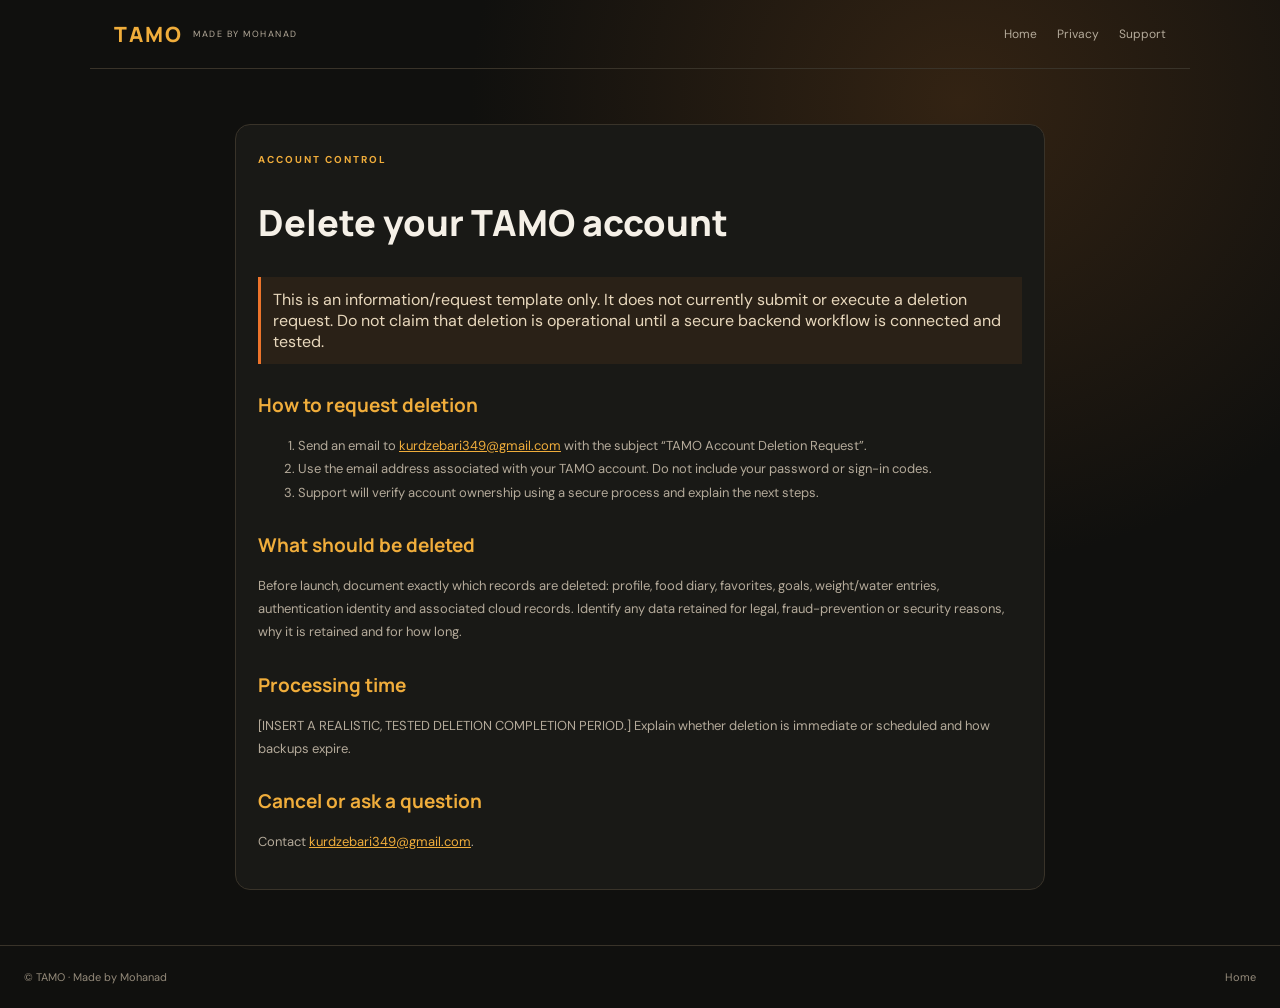
<file: delete-account.html>
<!doctype html><html lang="en"><head><meta charset="utf-8"><meta name="viewport" content="width=device-width,initial-scale=1"><title>Account Deletion — TAMO</title><link rel="stylesheet" href="styles.css"></head><body><header class="top"><a class="brand" href="index.html"><b>TAMO</b><small>MADE BY MOHANAD</small></a><nav><a href="index.html">Home</a><a href="privacy.html">Privacy</a><a href="support.html">Support</a></nav></header><main class="content-wrap"><article class="content"><span class="eyebrow">ACCOUNT CONTROL</span><h1>Delete your TAMO account</h1><div class="warning">This is an information/request template only. It does not currently submit or execute a deletion request. Do not claim that deletion is operational until a secure backend workflow is connected and tested.</div><h2>How to request deletion</h2><ol><li>Send an email to <a href="mailto:kurdzebari349@gmail.com?subject=TAMO%20Account%20Deletion%20Request">kurdzebari349@gmail.com</a> with the subject “TAMO Account Deletion Request”.</li><li>Use the email address associated with your TAMO account. Do not include your password or sign-in codes.</li><li>Support will verify account ownership using a secure process and explain the next steps.</li></ol><h2>What should be deleted</h2><p>Before launch, document exactly which records are deleted: profile, food diary, favorites, goals, weight/water entries, authentication identity and associated cloud records. Identify any data retained for legal, fraud-prevention or security reasons, why it is retained and for how long.</p><h2>Processing time</h2><p>[INSERT A REALISTIC, TESTED DELETION COMPLETION PERIOD.] Explain whether deletion is immediate or scheduled and how backups expire.</p><h2>Cancel or ask a question</h2><p>Contact <a href="mailto:kurdzebari349@gmail.com">kurdzebari349@gmail.com</a>.</p></article></main><footer><span>© TAMO · Made by Mohanad</span><a href="index.html">Home</a></footer></body></html>
</file>
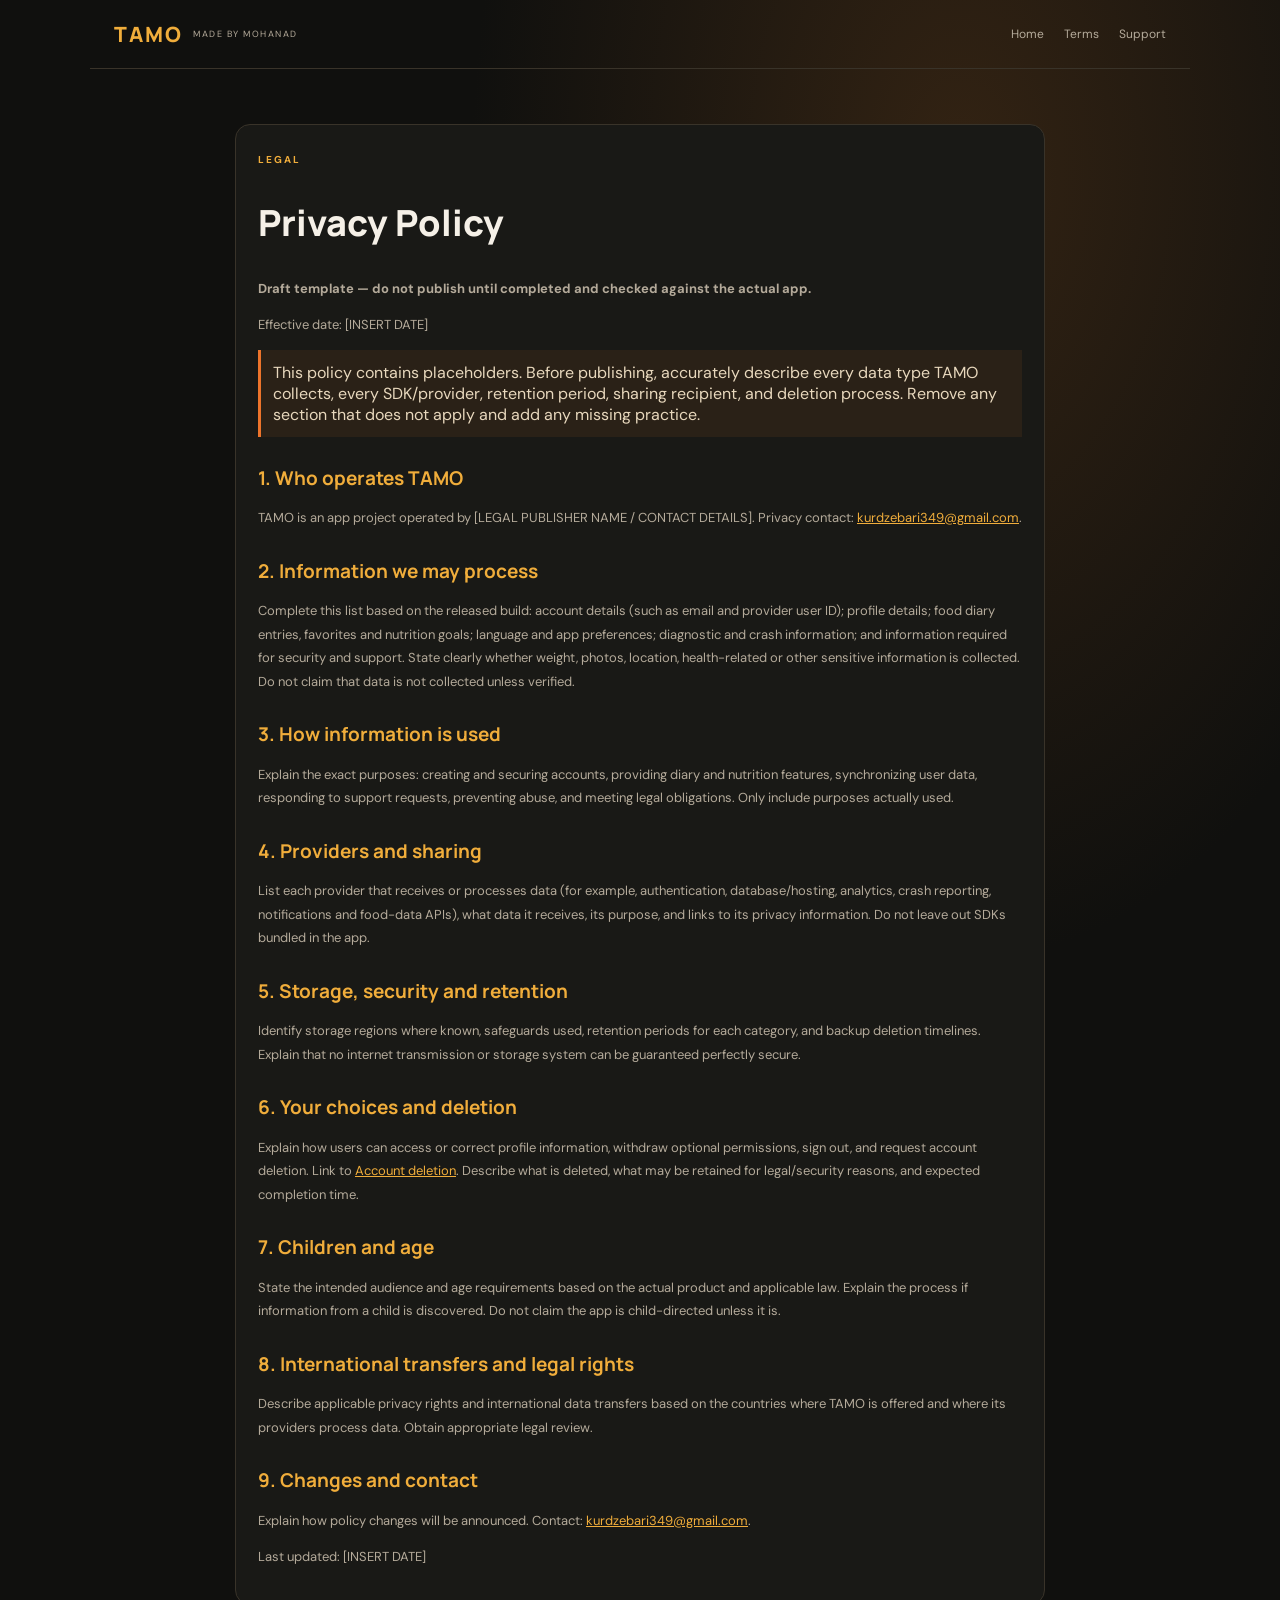
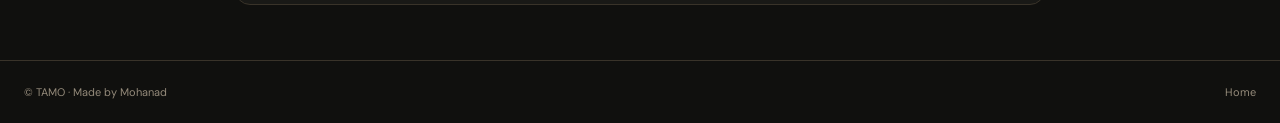
<file: privacy.html>
<!doctype html><html lang="en"><head><meta charset="utf-8"><meta name="viewport" content="width=device-width,initial-scale=1"><title>Privacy Policy — TAMO</title><link rel="stylesheet" href="styles.css"></head><body><header class="top"><a class="brand" href="index.html"><b>TAMO</b><small>MADE BY MOHANAD</small></a><nav><a href="index.html">Home</a><a href="terms.html">Terms</a><a href="support.html">Support</a></nav></header><main class="content-wrap"><article class="content"><span class="eyebrow">LEGAL</span><h1>Privacy Policy</h1><p><b>Draft template — do not publish until completed and checked against the actual app.</b></p><p>Effective date: [INSERT DATE]</p><div class="warning">This policy contains placeholders. Before publishing, accurately describe every data type TAMO collects, every SDK/provider, retention period, sharing recipient, and deletion process. Remove any section that does not apply and add any missing practice.</div>
<h2>1. Who operates TAMO</h2><p>TAMO is an app project operated by [LEGAL PUBLISHER NAME / CONTACT DETAILS]. Privacy contact: <a href="mailto:kurdzebari349@gmail.com">kurdzebari349@gmail.com</a>.</p>
<h2>2. Information we may process</h2><p>Complete this list based on the released build: account details (such as email and provider user ID); profile details; food diary entries, favorites and nutrition goals; language and app preferences; diagnostic and crash information; and information required for security and support. State clearly whether weight, photos, location, health-related or other sensitive information is collected. Do not claim that data is not collected unless verified.</p>
<h2>3. How information is used</h2><p>Explain the exact purposes: creating and securing accounts, providing diary and nutrition features, synchronizing user data, responding to support requests, preventing abuse, and meeting legal obligations. Only include purposes actually used.</p>
<h2>4. Providers and sharing</h2><p>List each provider that receives or processes data (for example, authentication, database/hosting, analytics, crash reporting, notifications and food-data APIs), what data it receives, its purpose, and links to its privacy information. Do not leave out SDKs bundled in the app.</p>
<h2>5. Storage, security and retention</h2><p>Identify storage regions where known, safeguards used, retention periods for each category, and backup deletion timelines. Explain that no internet transmission or storage system can be guaranteed perfectly secure.</p>
<h2>6. Your choices and deletion</h2><p>Explain how users can access or correct profile information, withdraw optional permissions, sign out, and request account deletion. Link to <a href="delete-account.html">Account deletion</a>. Describe what is deleted, what may be retained for legal/security reasons, and expected completion time.</p>
<h2>7. Children and age</h2><p>State the intended audience and age requirements based on the actual product and applicable law. Explain the process if information from a child is discovered. Do not claim the app is child-directed unless it is.</p>
<h2>8. International transfers and legal rights</h2><p>Describe applicable privacy rights and international data transfers based on the countries where TAMO is offered and where its providers process data. Obtain appropriate legal review.</p>
<h2>9. Changes and contact</h2><p>Explain how policy changes will be announced. Contact: <a href="mailto:kurdzebari349@gmail.com">kurdzebari349@gmail.com</a>.</p><p class="muted">Last updated: [INSERT DATE]</p></article></main><footer><span>© TAMO · Made by Mohanad</span><a href="index.html">Home</a></footer></body></html>
</file>
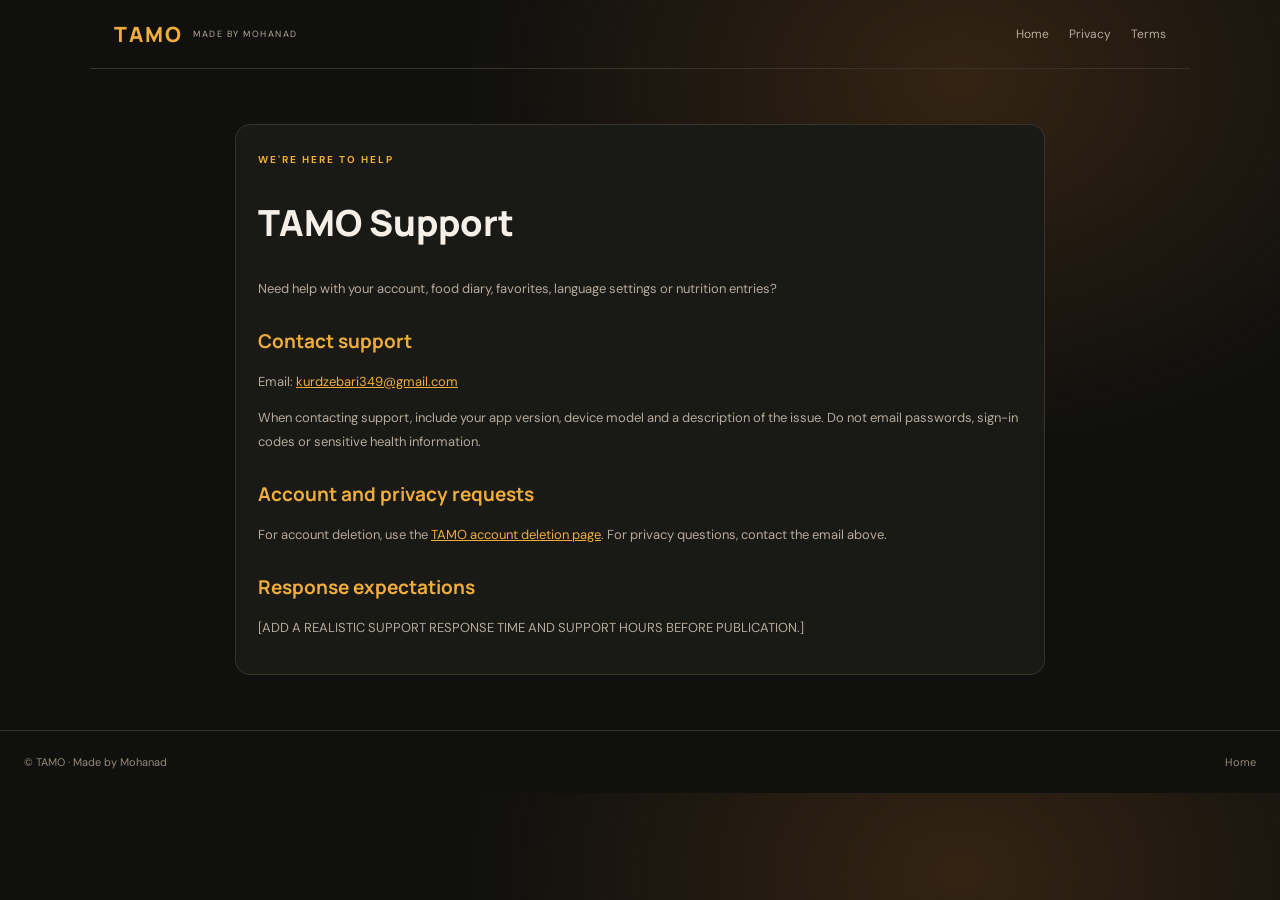
<file: support.html>
<!doctype html><html lang="en"><head><meta charset="utf-8"><meta name="viewport" content="width=device-width,initial-scale=1"><title>Support — TAMO</title><link rel="stylesheet" href="styles.css"></head><body><header class="top"><a class="brand" href="index.html"><b>TAMO</b><small>MADE BY MOHANAD</small></a><nav><a href="index.html">Home</a><a href="privacy.html">Privacy</a><a href="terms.html">Terms</a></nav></header><main class="content-wrap"><article class="content"><span class="eyebrow">WE'RE HERE TO HELP</span><h1>TAMO Support</h1><p>Need help with your account, food diary, favorites, language settings or nutrition entries?</p><h2>Contact support</h2><p>Email: <a href="mailto:kurdzebari349@gmail.com?subject=TAMO%20Support">kurdzebari349@gmail.com</a></p><p>When contacting support, include your app version, device model and a description of the issue. Do not email passwords, sign-in codes or sensitive health information.</p><h2>Account and privacy requests</h2><p>For account deletion, use the <a href="delete-account.html">TAMO account deletion page</a>. For privacy questions, contact the email above.</p><h2>Response expectations</h2><p>[ADD A REALISTIC SUPPORT RESPONSE TIME AND SUPPORT HOURS BEFORE PUBLICATION.]</p></article></main><footer><span>© TAMO · Made by Mohanad</span><a href="index.html">Home</a></footer></body></html>
</file>
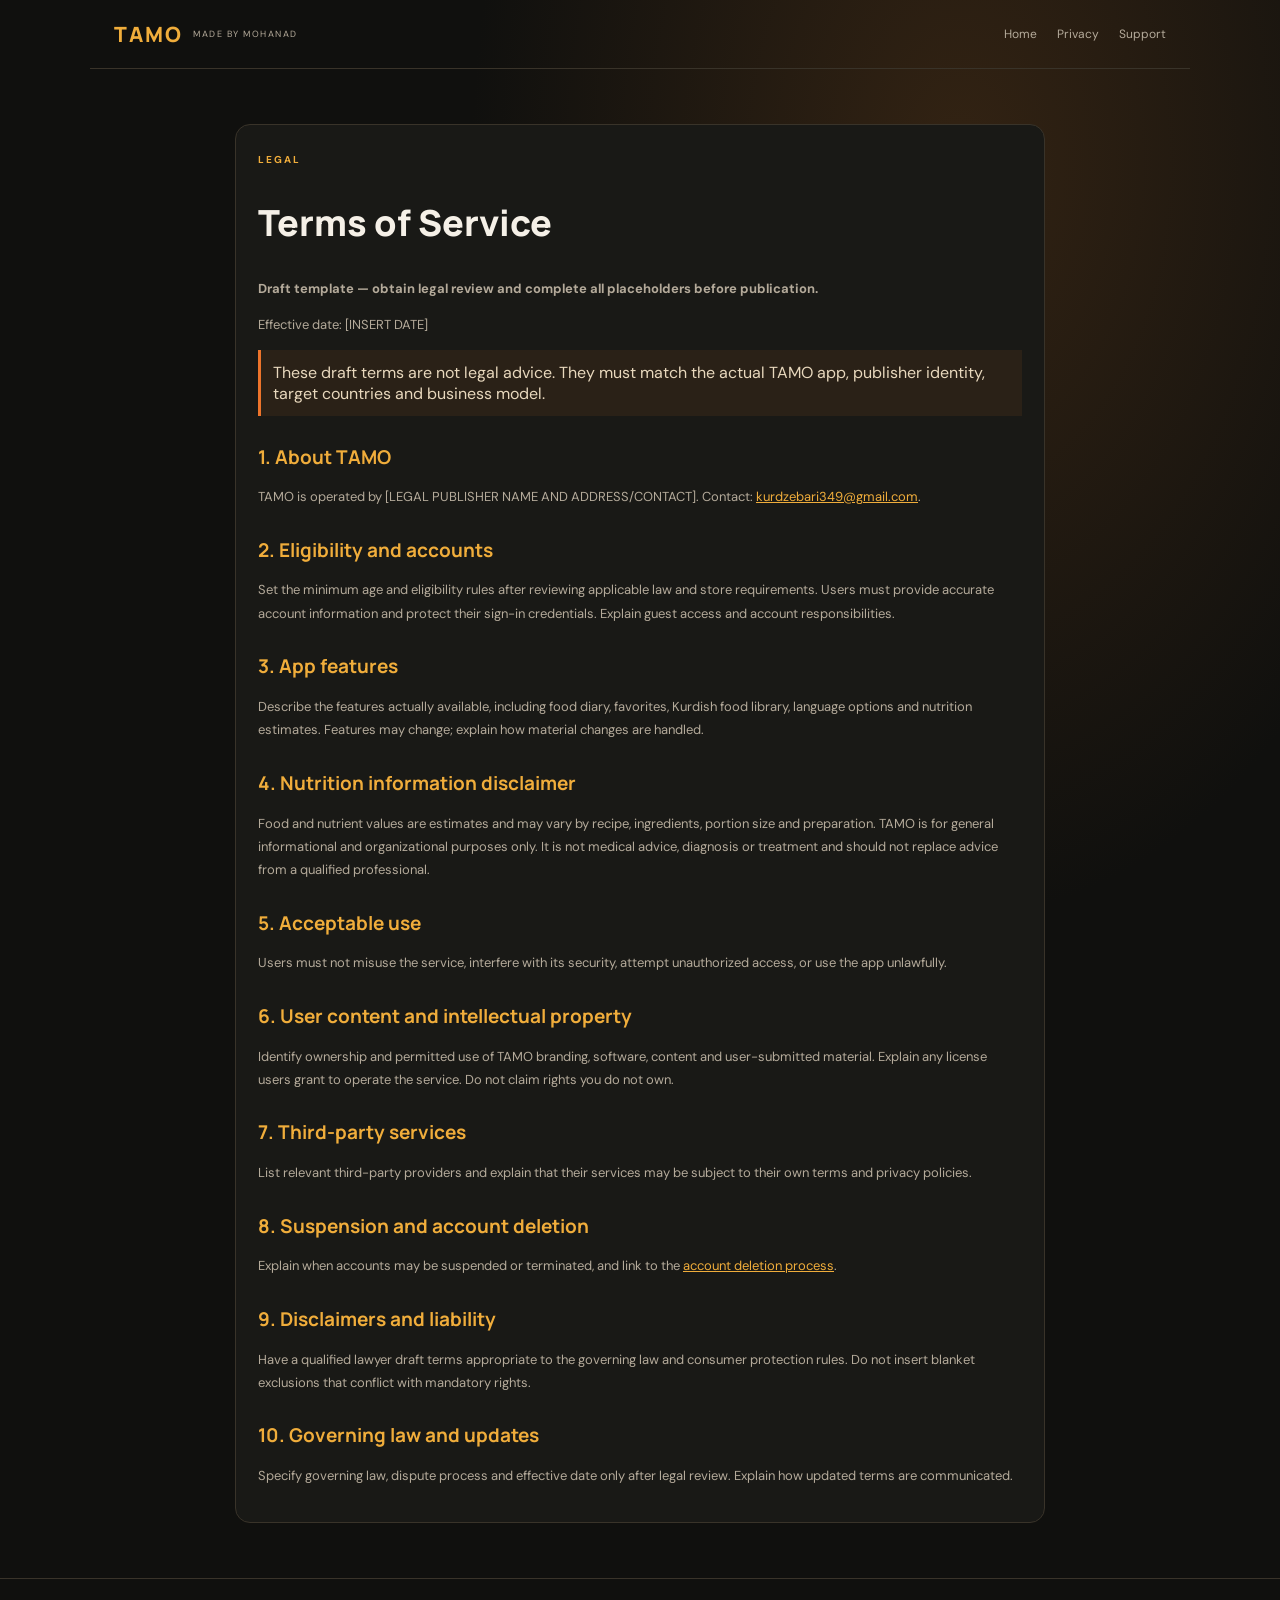
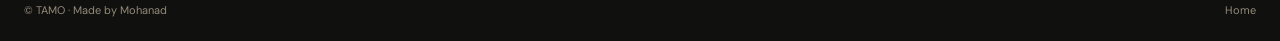
<file: terms.html>
<!doctype html><html lang="en"><head><meta charset="utf-8"><meta name="viewport" content="width=device-width,initial-scale=1"><title>Terms of Service — TAMO</title><link rel="stylesheet" href="styles.css"></head><body><header class="top"><a class="brand" href="index.html"><b>TAMO</b><small>MADE BY MOHANAD</small></a><nav><a href="index.html">Home</a><a href="privacy.html">Privacy</a><a href="support.html">Support</a></nav></header><main class="content-wrap"><article class="content"><span class="eyebrow">LEGAL</span><h1>Terms of Service</h1><p><b>Draft template — obtain legal review and complete all placeholders before publication.</b></p><p>Effective date: [INSERT DATE]</p><div class="warning">These draft terms are not legal advice. They must match the actual TAMO app, publisher identity, target countries and business model.</div>
<h2>1. About TAMO</h2><p>TAMO is operated by [LEGAL PUBLISHER NAME AND ADDRESS/CONTACT]. Contact: <a href="mailto:kurdzebari349@gmail.com">kurdzebari349@gmail.com</a>.</p>
<h2>2. Eligibility and accounts</h2><p>Set the minimum age and eligibility rules after reviewing applicable law and store requirements. Users must provide accurate account information and protect their sign-in credentials. Explain guest access and account responsibilities.</p>
<h2>3. App features</h2><p>Describe the features actually available, including food diary, favorites, Kurdish food library, language options and nutrition estimates. Features may change; explain how material changes are handled.</p>
<h2>4. Nutrition information disclaimer</h2><p>Food and nutrient values are estimates and may vary by recipe, ingredients, portion size and preparation. TAMO is for general informational and organizational purposes only. It is not medical advice, diagnosis or treatment and should not replace advice from a qualified professional.</p>
<h2>5. Acceptable use</h2><p>Users must not misuse the service, interfere with its security, attempt unauthorized access, or use the app unlawfully.</p>
<h2>6. User content and intellectual property</h2><p>Identify ownership and permitted use of TAMO branding, software, content and user-submitted material. Explain any license users grant to operate the service. Do not claim rights you do not own.</p>
<h2>7. Third-party services</h2><p>List relevant third-party providers and explain that their services may be subject to their own terms and privacy policies.</p>
<h2>8. Suspension and account deletion</h2><p>Explain when accounts may be suspended or terminated, and link to the <a href="delete-account.html">account deletion process</a>.</p>
<h2>9. Disclaimers and liability</h2><p>Have a qualified lawyer draft terms appropriate to the governing law and consumer protection rules. Do not insert blanket exclusions that conflict with mandatory rights.</p>
<h2>10. Governing law and updates</h2><p>Specify governing law, dispute process and effective date only after legal review. Explain how updated terms are communicated.</p></article></main><footer><span>© TAMO · Made by Mohanad</span><a href="index.html">Home</a></footer></body></html>
</file>
<file: styles.css>
@import url('https://fonts.googleapis.com/css2?family=DM+Sans:wght@400;500;600;700&family=Manrope:wght@500;600;700;800&display=swap');
:root{color-scheme:dark;--bg:#10100e;--panel:#191916;--line:#393329;--text:#f5f0e7;--muted:#b4aa9a;--gold:#f0ad3b;--orange:#ed742b}
*{box-sizing:border-box}body{margin:0;background:radial-gradient(ellipse at 75% 10%,#332313 0,transparent 36%),var(--bg);color:var(--text);font-family:'DM Sans',sans-serif}a{color:inherit;text-decoration:none}.top{max-width:1100px;margin:auto;padding:20px 24px;display:flex;align-items:center;justify-content:space-between;border-bottom:1px solid var(--line)}.brand{display:flex;align-items:center;gap:10px}.brand img{width:48px;height:48px;object-fit:cover;border-radius:12px}.brand b{display:block;color:var(--gold);font:800 21px Manrope;letter-spacing:2px}.brand small{display:block;color:var(--muted);font-size:9px;letter-spacing:1.5px}.top nav{display:flex;align-items:center;gap:20px;font-size:12px;color:var(--muted)}.top nav a:hover,footer a:hover{color:var(--gold)}.pill,.button{background:linear-gradient(120deg,var(--gold),var(--orange));color:#17120a!important;padding:11px 16px;border-radius:9px;font-weight:700}.hero{max-width:1000px;margin:90px auto 75px;padding:0 25px}.eyebrow{font-size:10px;letter-spacing:2px;color:var(--gold);font-weight:700}.hero h1{font:800 clamp(38px,7vw,70px)/1.08 Manrope;margin:18px 0}.hero h1 em{color:var(--gold);font-style:normal}.hero p{max-width:570px;color:var(--muted);font-size:16px;line-height:1.8}.actions{display:flex;gap:12px;margin-top:27px}.button.outline{background:transparent;color:var(--gold)!important;border:1px solid #765326}.signature{margin-top:55px;color:#837968;font-size:11px;letter-spacing:2px}.signature span{color:var(--gold)}.features{max-width:1000px;margin:0 auto 30px;padding:0 25px;display:grid;grid-template-columns:repeat(3,1fr);gap:14px}.features article,.notice,.content{background:var(--panel);border:1px solid var(--line);border-radius:15px;padding:22px}.features i{font-style:normal;color:var(--gold);font-size:25px}.features h2{font:700 17px Manrope}.features p,.notice p,.content p,.content li{color:var(--muted);font-size:13px;line-height:1.8}.notice{max-width:950px;margin:22px auto 70px;padding:18px 22px}.notice b{color:var(--gold)}footer{border-top:1px solid var(--line);padding:24px;display:flex;justify-content:space-between;gap:12px;flex-wrap:wrap;color:#948a7a;font-size:11px}.content-wrap{max-width:850px;margin:55px auto;padding:0 20px}.content h1{font:800 36px Manrope}.content h2{font:700 19px Manrope;color:var(--gold);margin-top:28px}.content .warning{border-left:3px solid var(--orange);padding:12px;background:#2a2117;color:#e8d8bd}.content a{color:var(--gold);text-decoration:underline}.field{background:#10100e;border:1px solid var(--line);padding:12px;border-radius:8px;color:var(--text);width:100%;margin:7px 0 14px}.submit{border:0;cursor:pointer}.muted{color:var(--muted)}@media(max-width:700px){.top{align-items:flex-start;gap:18px;flex-direction:column}.top nav{gap:12px;flex-wrap:wrap}.hero{margin:60px auto}.features{grid-template-columns:1fr}.hero h1{font-size:42px}footer{flex-direction:column}}
</file>
